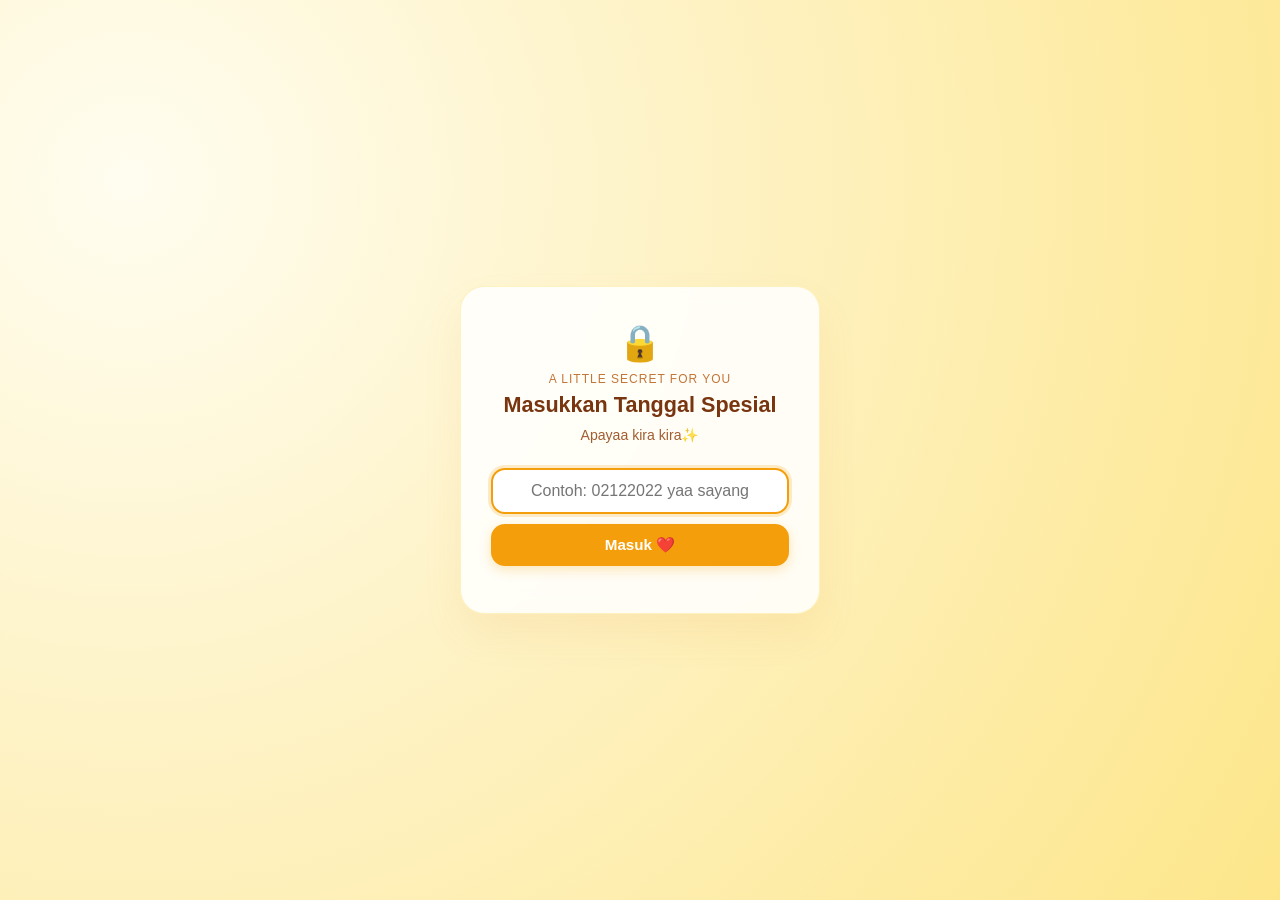
<file: index.html>
<!DOCTYPE html>
<html lang="id">
<head>
    <meta charset="UTF-8">
    <meta name="viewport" content="width=device-width, initial-scale=1.0">

    <title>Our Little World 💛</title>

    <link rel="stylesheet" href="style.css">
</head>

<body>

    <!-- LOCK SCREEN / OVERLAY SANDI -->
    <div id="password-overlay">
      <div class="password-card">
        <div class="lock-icon">🔒</div>
        <span class="subtitle-tag">A little secret for you</span>
        <h2>Masukkan Tanggal Spesial</h2>
        <p>Apayaa kira kira✨</p>
        
        <div class="input-wrapper">
          <input type="password" id="passInput" placeholder="Contoh: 02122022 yaa sayang" maxlength="8" autofocus>
          <button onclick="checkPassword()">Masuk ❤️</button>
        </div>
        
        <p id="error-msg" class="error-msg"></p>
      </div>
    </div>

    <!-- FLOATING DECORATION -->
    <div class="floating-decor decor-1">🌼</div>
    <div class="floating-decor decor-2">✦</div>
    <div class="floating-decor decor-3">♡</div>
    <div class="floating-decor decor-4">🌼</div>

    <div class="floating-fish fish-1">🐟</div>
    <div class="floating-fish fish-2">🐟</div>

    <!-- DEKORASI -->
    <div class="flower flower-1">🌼</div>
    <div class="flower flower-2">🌼</div>

    <div class="fish fish-1">🐟</div>
    <div class="fish fish-2">🐠</div>

    <!-- HOME -->
    <main class="home">

        <div class="home-content">

            <p class="welcome">
                A little website made specially for you
            </p>

            <h1>
                Hi,<br>
                <span>Shafaaa.</span> 🌼
            </h1>

            <p class="intro">
                Aku bikin sebuah tempat kecil
                yang isinya tentang kamu,
                tentang kita, dan tentang
                hal-hal kecil yang aku suka dari kamu.
            </p>

            <!-- COUNTER WAKTU JADIAN -->
            <div class="relationship-counter">
                <span class="counter-title">Kita udah bareng-bareng selama</span>
                <div class="counter-grid">
                    <div class="counter-box">
                        <span id="counter-days">0</span>
                        <p>Hari</p>
                    </div>
                    <div class="counter-box">
                        <span id="counter-hours">00</span>
                        <p>Jam</p>
                    </div>
                    <div class="counter-box">
                        <span id="counter-minutes">00</span>
                        <p>Menit</p>
                    </div>
                    <div class="counter-box">
                        <span id="counter-seconds">00</span>
                        <p>Detik</p>
                    </div>
                </div>
            </div>

            <a href="about.html" class="open-button">
                Open My Little World
                <span>♡</span>
            </a>

        </div>

    </main>

    <!-- FOOTER -->
    <div class="home-footer">
        made with love ♡
    </div>

    <script src="script.js"></script>

</body>
</html>
</file>
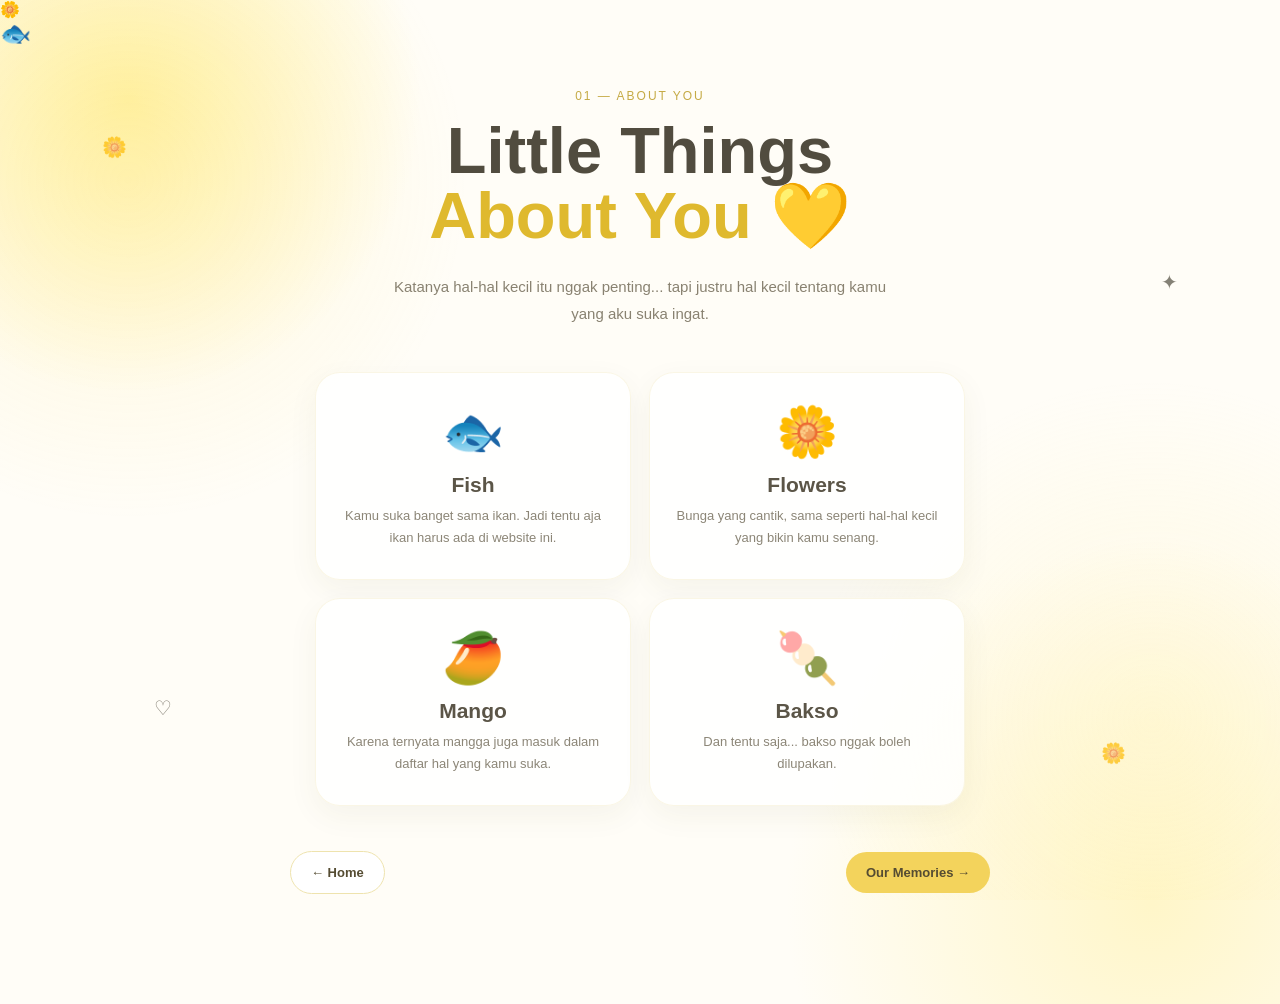
<file: about.html>
<!DOCTYPE html>
<html lang="id">
<head>
    <meta charset="UTF-8">
    <meta name="viewport" content="width=device-width, initial-scale=1.0">

    <title>About You 🌼</title>

    <link rel="stylesheet" href="style.css">
</head>

<body class="inner-page">

    <!-- FLOATING DECORATION -->

<div class="floating-decor decor-1">🌼</div>
<div class="floating-decor decor-2">✦</div>
<div class="floating-decor decor-3">♡</div>
<div class="floating-decor decor-4">🌼</div>

<div class="floating-fish fish-1">🐟</div>
<div class="floating-fish fish-2">🐟</div>
    <!-- Dekorasi -->
    <div class="floating-flower">🌼</div>
    <div class="floating-fish">🐟</div>


    <main class="about-page">

        <p class="page-label">01 — ABOUT YOU</p>

        <h1>
            Little Things<br>
            <span>About You</span> 💛
        </h1>

        <p class="page-intro">
            Katanya hal-hal kecil itu nggak penting...
            tapi justru hal kecil tentang kamu
            yang aku suka ingat.
        </p>


        <!-- CARDS -->

        <div class="love-grid">

            <div class="love-card fish-card">
                <div class="emoji">🐟</div>

                <h2>Fish</h2>

                <p>
                    Kamu suka banget sama ikan.
                    Jadi tentu aja ikan harus ada
                    di website ini.
                </p>
            </div>


            <div class="love-card flower-card">
                <div class="emoji">🌼</div>

                <h2>Flowers</h2>

                <p>
                    Bunga yang cantik,
                    sama seperti hal-hal kecil
                    yang bikin kamu senang.
                </p>
            </div>


            <div class="love-card mango-card">
                <div class="emoji">🥭</div>

                <h2>Mango</h2>

                <p>
                    Karena ternyata mangga
                    juga masuk dalam daftar
                    hal yang kamu suka.
                </p>
            </div>


            <div class="love-card bakso-card">
                <div class="emoji">🍡</div>

                <h2>Bakso</h2>

                <p>
                    Dan tentu saja...
                    bakso nggak boleh
                    dilupakan.
                </p>
            </div>

        </div>


        <!-- NEXT -->

        <div class="page-navigation">

            <a href="index.html" class="nav-button back">
                ← Home
            </a>

            <a href="memories.html" class="nav-button">
                Our Memories →
            </a>

        </div>

    </main>


    <script src="script.js"></script>

</body>
</html>
</file>
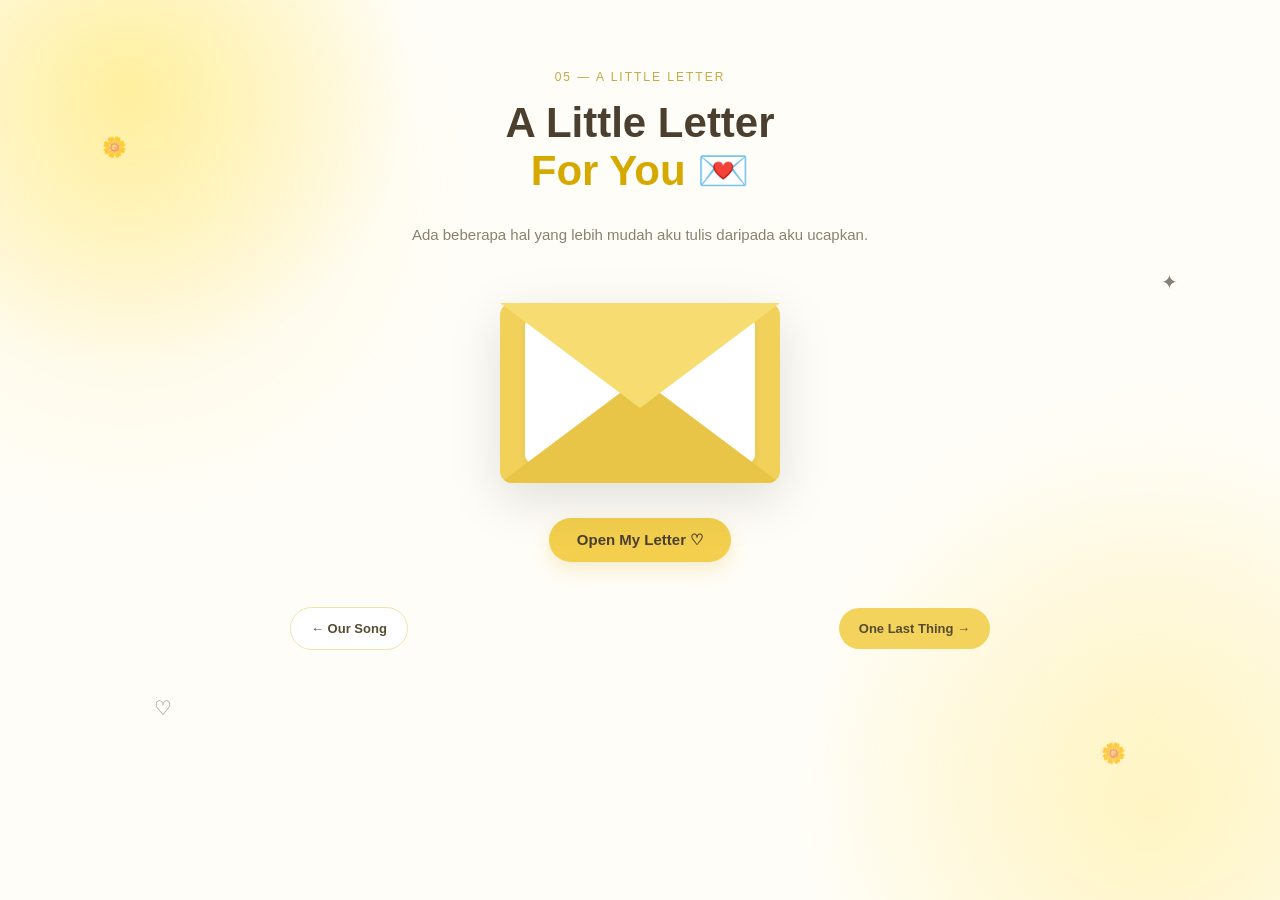
<file: letter.html>
<!DOCTYPE html>
<html lang="id">
<head>
    <meta charset="UTF-8">
    <meta name="viewport" content="width=device-width, initial-scale=1.0">

    <title>My Letter 💌</title>

    <link rel="stylesheet" href="style.css">
</head>

<body class="inner-page">

    <!-- FLOATING DECORATION -->

<div class="floating-decor decor-1">🌼</div>
<div class="floating-decor decor-2">✦</div>
<div class="floating-decor decor-3">♡</div>
<div class="floating-decor decor-4">🌼</div>

<div class="floating-fish fish-1">🐟</div>
<div class="floating-fish fish-2">🐟</div>

    <main class="letter-page">

        <p class="page-label">05 — A LITTLE LETTER</p>

        <h1>
            A Little Letter
            <span>For You 💌</span>
        </h1>

        <p class="page-intro">
            Ada beberapa hal yang lebih mudah aku tulis
            daripada aku ucapkan.
        </p>


        <!-- AMplop -->
        <div class="envelope-area">

            <div id="envelope" class="envelope">

                <div class="envelope-back"></div>

                <div class="letter-paper">
                    <span>💛</span>
                </div>

                <div class="envelope-front"></div>

                <div class="envelope-flap"></div>

            </div>

            <button
                id="openLetterButton"
                class="open-letter-button"
                onclick="openLetter()">
                Open My Letter ♡
            </button>

        </div>


        <!-- ISI SURAT -->
        <div id="letterContent" class="letter-content">

            <p>Hai kamu, pacar aku</p>

            <p>
                Aku bikin website kecil ini sebagai hadiah kecil buat kamu walau engga seberapa ehhehe semoga kamu suka sayang
            </p>

            <p>
                Mungkin ada beberapa hal yang nggak selalu bisa
                aku sampaikan secara langsung, jadi kali ini
                aku tulis semuanya di sini.
            </p>

            <p>
                Terima kasih sudah menjadi bagian dari banyak
                cerita kecil yang akhirnya jadi sesuatu yang
                berarti buat aku. Makasi udah selalu sabar buat segala kekurangan aku yang ga sedikit ini makasi udah stay juga 
                aku sayang kamu semoga kedepannya kita bisa selalu bersama trus walau gatauu ada badai apa yang nantinya 
                menerjang kita berdua tapi aku ga bosen bosen bilang ke kamu kalo kamu punya aku yang mungkin bisa 
                diandelin dikala tertentu jadi jangan sungkan ke aku ya bebeee. Aku sayang kamu banget, semoga jalan kamu selalu 
                dipermudah sayang sehat selalu bebee ilysm. Dan maaf bikin hati kamu sakit tanpa aku sadari aku engga ada niatan buat 
                kaya gitu sama sekali, maaf. I miss u bebee
            </p>

            <p>
                Semoga ke depannya masih banyak cerita,
                tawa, dan momen kecil yang bisa kita tambahkan
                ke halaman-halaman berikutnya.
            </p>

            <p>
                Dan kalo suatu hari nanti kamu buka website ini lagi,
                semoga kamu bisa senyum sambil mengingat semuanya. Aku bangga banget sama kamu sayang kamu cantik, kuat, tangguh ilysm my bebe
            </p>

            <p class="signature">
                — dari aku, untuk kamu ♡
            </p>

        </div>


        <!-- NAVIGASI -->
        <div class="page-navigation">

            <a href="music.html" class="nav-button back">
                ← Our Song
            </a>

            <a href="surprise.html" class="nav-button">
                One Last Thing →
            </a>

        </div>

    </main>


    <script src="script.js"></script>

</body>
</html>
</file>
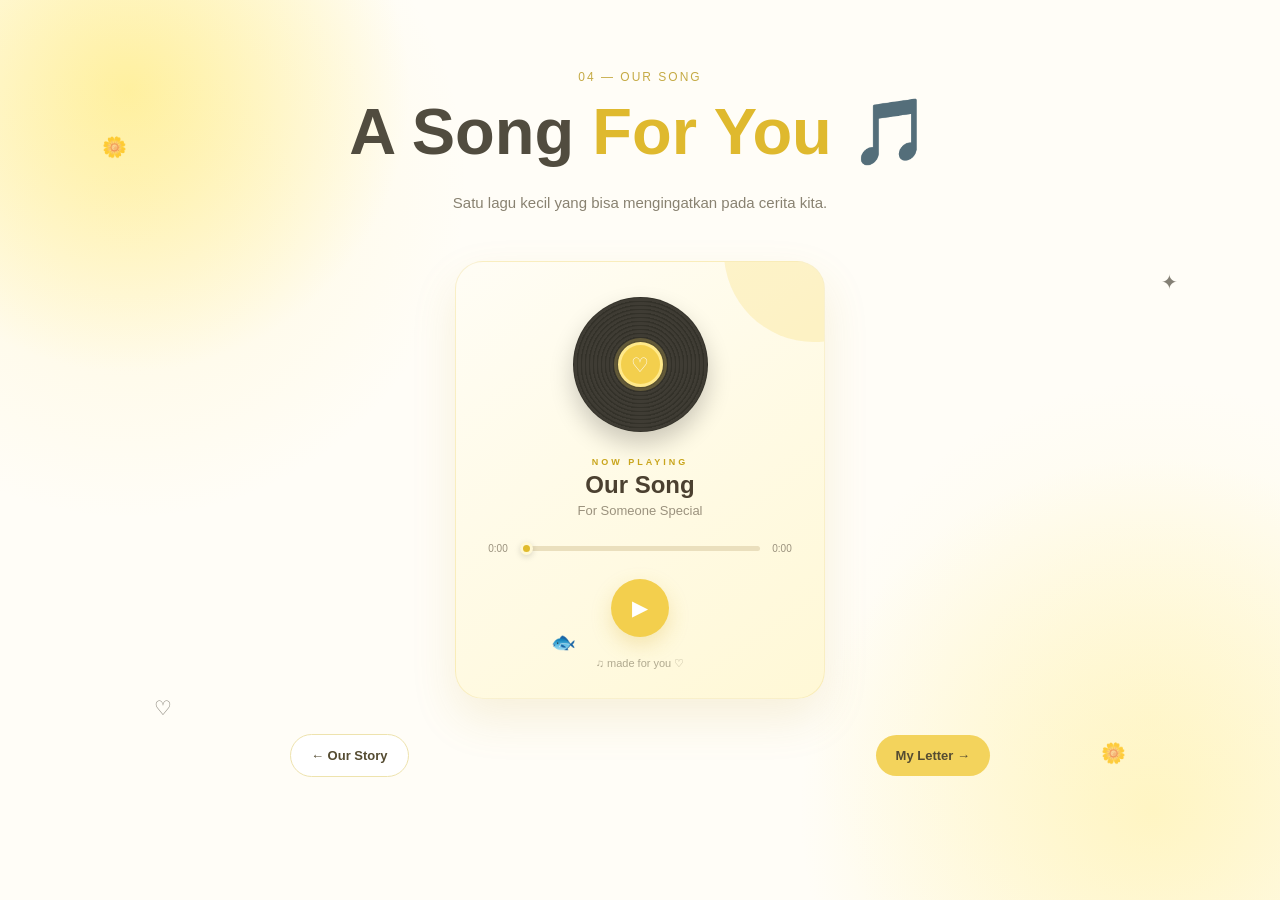
<file: music.html>
<!DOCTYPE html>
<html lang="id">

<head>
    <meta charset="UTF-8">
    <meta name="viewport" content="width=device-width, initial-scale=1.0">

    <title>Our Song 🎵</title>

    <link rel="stylesheet" href="style.css">
</head>

<body class="inner-page music-page page-transition">

    <!-- DECORATION -->

    <div class="floating-decor decor-1">🌼</div>
    <div class="floating-decor decor-2">✦</div>
    <div class="floating-decor decor-3">♡</div>
    <div class="floating-decor decor-4">🌼</div>

    <div class="floating-fish fish-1">🐟</div>
    <div class="floating-fish fish-2">🐟</div>


    <main class="music-page-content">

        <p class="page-label">04 — OUR SONG</p>

        <h1>
            A Song
            <span>For You 🎵</span>
        </h1>

        <p class="page-intro">
            Satu lagu kecil yang bisa mengingatkan
            pada cerita kita.
        </p>


        <!-- MUSIC PLAYER -->

        <div class="music-player">

            <div class="vinyl-container">

                <div class="vinyl" id="vinyl">

                    <div class="vinyl-center">
                        ♡
                    </div>

                </div>

            </div>


            <p class="now-playing">
                NOW PLAYING
            </p>


            <h2>
                Our Song
            </h2>


            <p class="song-artist">
                For Someone Special
            </p>


            <!-- AUDIO -->

            <audio id="audio">
    <source src="music/our-song.mp3" type="audio/mpeg">
</audio>


            <!-- PROGRESS -->

            <div class="music-progress">

                <span id="currentTime">
                    0:00
                </span>

                <input
                    type="range"
                    id="progress"
                    value="0"
                    min="0"
                    max="100"
                    step="0.1">

                <span id="duration">
                    0:00
                </span>

            </div>


            <!-- PLAY -->

            <button
                class="play-button"
                id="playButton"
                type="button">

                ▶

            </button>


            <p class="music-footer">
                ♫ made for you ♡
            </p>

        </div>


        <!-- NAVIGASI -->
        <!-- DI LUAR MUSIC PLAYER -->

        <div class="music-navigation">

            <a
                href="story.html"
                class="nav-button back">

                ← Our Story

            </a>


            <a
                href="letter.html"
                class="nav-button">

                My Letter →

            </a>

        </div>

    </main>





    <script src="script.js"></script>

</body>

</html>
</file>
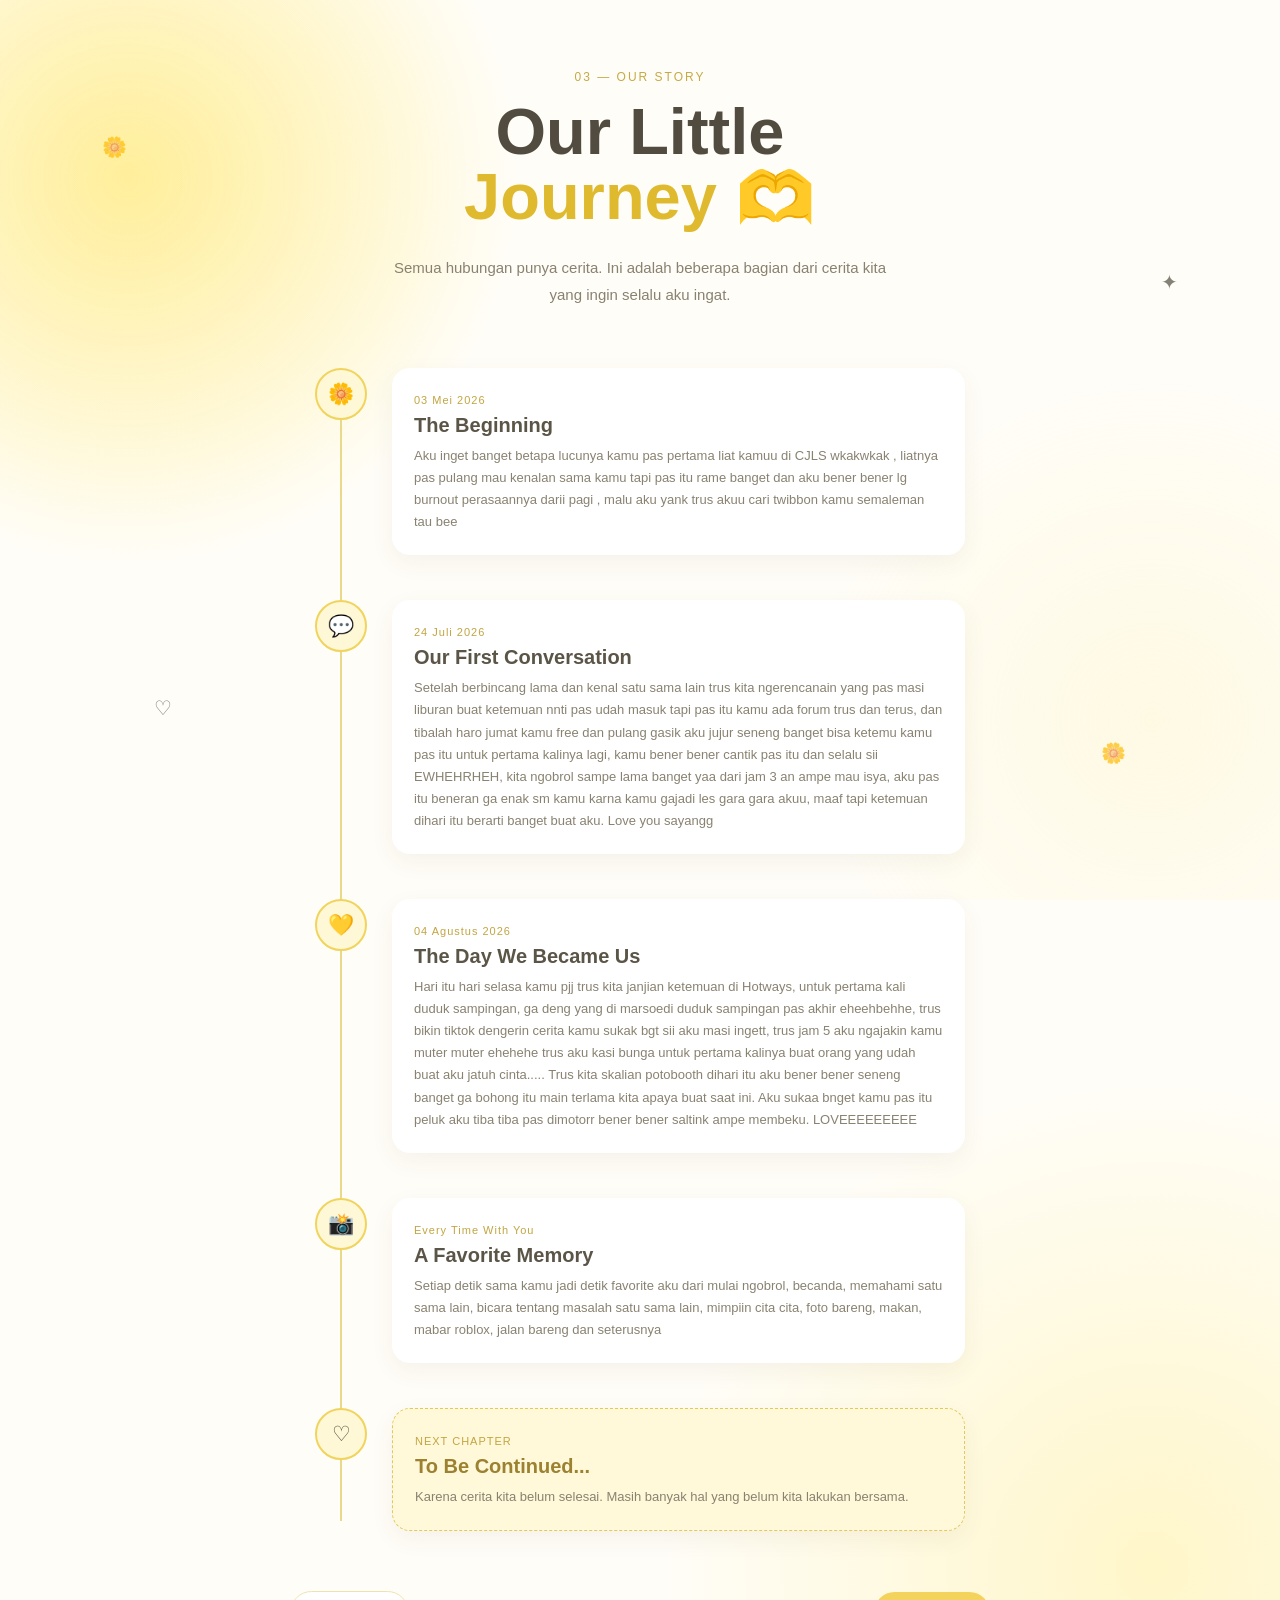
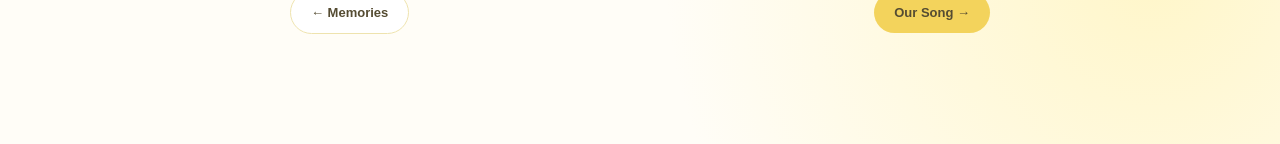
<file: story.html>
<!DOCTYPE html>
<html lang="id">
<head>
    <meta charset="UTF-8">
    <meta name="viewport" content="width=device-width, initial-scale=1.0">

    <title>Our Story 🫶</title>

    <link rel="stylesheet" href="style.css">
</head>

<body class="inner-page">

    <!-- FLOATING DECORATION -->

<div class="floating-decor decor-1">🌼</div>
<div class="floating-decor decor-2">✦</div>
<div class="floating-decor decor-3">♡</div>
<div class="floating-decor decor-4">🌼</div>

<div class="floating-fish fish-1">🐟</div>
<div class="floating-fish fish-2">🐟</div>

    <main class="story-page">

        <p class="page-label">03 — OUR STORY</p>

        <h1>
            Our Little<br>
            <span>Journey</span> 🫶
        </h1>

        <p class="page-intro">
            Semua hubungan punya cerita.
            Ini adalah beberapa bagian dari cerita kita
            yang ingin selalu aku ingat.
        </p>


        <!-- TIMELINE -->

        <div class="timeline">


            <!-- MOMENT 1 -->

            <div class="timeline-item">

                <div class="timeline-dot">
                    🌼
                </div>

                <div class="timeline-content">

                    <span class="timeline-date">
                        03 Mei 2026
                    </span>

                    <h2>The Beginning</h2>

                    <p>
                        Aku inget banget betapa lucunya kamu pas pertama liat kamuu di CJLS wkakwkak
                        , liatnya pas pulang mau kenalan sama kamu tapi pas itu rame banget dan aku bener bener lg burnout perasaannya darii pagi
                        , malu aku yank 
                        trus akuu cari twibbon kamu semaleman tau bee
                    </p>

                </div>

            </div>


            <!-- MOMENT 2 -->

            <div class="timeline-item">

                <div class="timeline-dot">
                    💬
                </div>

                <div class="timeline-content">

                    <span class="timeline-date">
                        24 Juli 2026
                    </span>

                    <h2>Our First Conversation</h2>

                    <p>
                        Setelah berbincang lama dan kenal satu sama lain trus kita ngerencanain yang pas masi liburan buat ketemuan nnti pas udah masuk tapi pas itu kamu ada forum trus dan terus, dan tibalah haro jumat kamu free dan pulang gasik aku jujur seneng banget bisa ketemu kamu pas itu untuk pertama kalinya lagi, kamu bener bener cantik pas itu dan selalu sii EWHEHRHEH, kita ngobrol sampe lama banget yaa dari jam 3 an ampe mau isya, aku pas itu beneran ga enak sm kamu karna kamu gajadi les gara gara akuu, maaf tapi ketemuan dihari itu berarti banget buat aku. Love you sayangg
                    </p>

                </div>

            </div>


            <!-- MOMENT 3 -->

            <div class="timeline-item">

                <div class="timeline-dot">
                    💛
                </div>

                <div class="timeline-content">

                    <span class="timeline-date">
                        04 Agustus 2026
                    </span>

                    <h2>The Day We Became Us</h2>

                    <p>
                        Hari itu hari selasa kamu pjj trus kita janjian ketemuan di Hotways, untuk pertama kali duduk
                        sampingan, ga deng yang di marsoedi duduk sampingan pas akhir eheehbehhe, trus bikin tiktok dengerin
                        cerita kamu sukak bgt sii aku masi ingett, trus jam 5 aku ngajakin kamu muter muter ehehehe trus aku kasi
                        bunga untuk pertama kalinya buat orang yang udah buat aku jatuh cinta..... Trus kita skalian potobooth dihari itu aku 
                        bener bener seneng banget ga bohong itu main terlama kita apaya buat saat ini. Aku sukaa bnget kamu pas itu peluk aku 
                        tiba tiba pas dimotorr bener bener saltink ampe membeku. LOVEEEEEEEEE
                    </p>

                </div>

            </div>


            <!-- MOMENT 4 -->

            <div class="timeline-item">

                <div class="timeline-dot">
                    📸
                </div>

                <div class="timeline-content">

                    <span class="timeline-date">
                        Every Time With You
                    </span>

                    <h2>A Favorite Memory</h2>

                    <p>
                        Setiap detik sama kamu jadi detik favorite aku dari mulai ngobrol, becanda, memahami satu sama lain, 
                        bicara tentang masalah satu sama lain, mimpiin cita cita, foto bareng, makan, mabar roblox, jalan bareng dan seterusnya
                    </p>

                </div>

            </div>


            <!-- FUTURE -->

            <div class="timeline-item">

                <div class="timeline-dot">
                    ♡
                </div>

                <div class="timeline-content future">

                    <span class="timeline-date">
                        NEXT CHAPTER
                    </span>

                    <h2>To Be Continued...</h2>

                    <p>
                        Karena cerita kita belum selesai.
                        Masih banyak hal yang belum kita
                        lakukan bersama.
                    </p>

                </div>

            </div>

        </div>


        <!-- NAVIGATION -->

        <div class="page-navigation">

            <a href="memories.html" class="nav-button back">
                ← Memories
            </a>

            <a href="music.html" class="nav-button">
                Our Song →
            </a>

        </div>

    </main>


    <script src="script.js"></script>

</body>
</html>
</file>
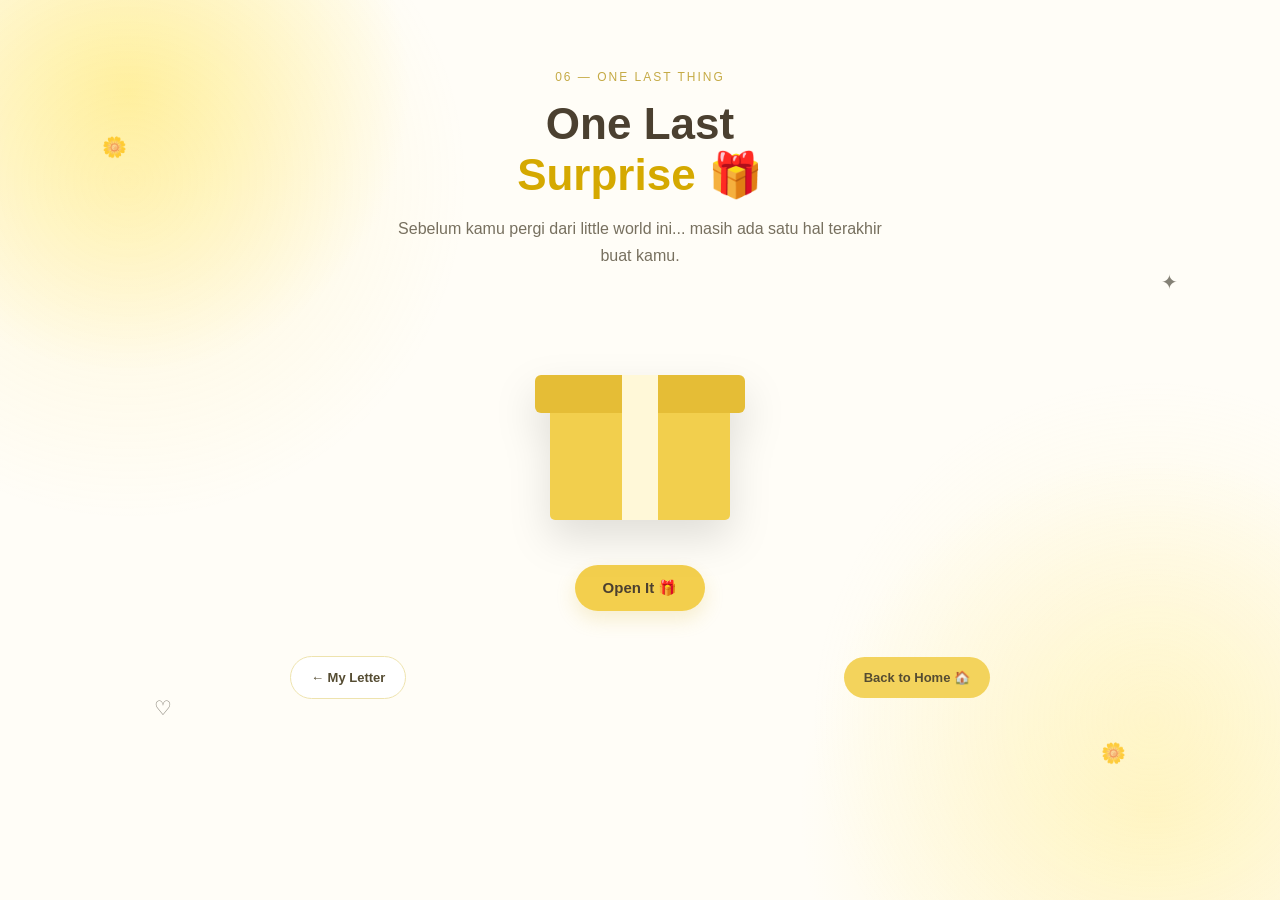
<file: surprise.html>
<!DOCTYPE html>
<html lang="id">

<head>
    <meta charset="UTF-8">
    <meta name="viewport" content="width=device-width, initial-scale=1.0">

    <title>One Last Surprise 🎁</title>

    <link rel="stylesheet" href="style.css">
</head>

<body class="inner-page">

    <!-- FLOATING DECORATION -->
    <div class="floating-decor decor-1">🌼</div>
    <div class="floating-decor decor-2">✦</div>
    <div class="floating-decor decor-3">♡</div>
    <div class="floating-decor decor-4">🌼</div>

    <div class="floating-fish fish-1">🐟</div>
    <div class="floating-fish fish-2">🐟</div>

    <!-- WADAH UNTUK LEDAKAN BUNGA (FLOWER BOOM) -->
    <div id="flowerExplosion"></div>

    <main class="surprise-page">

        

        <p class="page-label">06 — ONE LAST THING</p>

        <h1>
            One Last
            <span>Surprise 🎁</span>
        </h1>

        <p class="surprise-intro">
            Sebelum kamu pergi dari little world ini...
            masih ada satu hal terakhir buat kamu.
        </p>

        <!-- GIFT -->
        <div class="gift-area">

            <div id="gift" class="gift">
                <div class="gift-lid">
                    <div class="gift-ribbon-horizontal"></div>
                </div>
                <div class="gift-box">
                    <div class="gift-ribbon-vertical"></div>
                </div>
            </div>

            <button
                id="openGiftButton"
                class="open-gift-button"
                onclick="openGift()">
                Open It 🎁
            </button>

        </div>
                
<!-- PESAN TERAKHIR (CARD SHAPE) -->
<div id="finalMessage" class="final-message card-hidden">
    <div class="card-shape">
        <div class="final-icon">🌼</div>

        <h2>For You</h2>

        <p>
            Kalo kamu sampai di halaman ini,
            berarti kamu sudah melihat semua bagian
            kecil yang aku buat khusus untuk kamu.
        </p>

        <p>
            Aku harap kamu suka dengan little world
            sederhana ini.
        </p>

        <p>
            Semoga semua hal kecil yang ada di sini
            bisa jadi kenangan yang menyenangkan
            buat kita.
        </p>

        <div class="final-heart">♡</div>

        <p class="final-signature">
            Welcome to our little world.
        </p>
    </div>
</div>
        <!-- NAVIGASI -->
        <div class="page-navigation surprise-navigation">
            <a href="letter.html" class="nav-button back">
                ← My Letter
            </a>

            <a href="index.html" class="nav-button">
                Back to Home 🏠
            </a>
        </div>

        
    </main>

    <script src="script.js"></script>

</body>

</html>
</file>
<file: style.css>
/* =========================
   RESET
========================= */

* {
    margin: 0;
    padding: 0;
    box-sizing: border-box;
}

html {
    scroll-behavior: smooth;
}

body {
    font-family: Arial, sans-serif;
    background: #fffdf7;
    color: #514c3f;
    overflow-x: hidden;
}


/* =========================
   PAGE TRANSITION
========================= */

body.page-transition {
    opacity: 0;
}

body.page-transition.page-loaded {
    animation: pageEnter 0.65s ease forwards;
}

body.page-leaving {
    animation: pageLeave 0.35s ease forwards;
}

@keyframes pageEnter {
    from {
        opacity: 0;
        transform: translateY(18px);
    }

    to {
        opacity: 1;
        transform: translateY(0);
    }
}

@keyframes pageLeave {
    from {
        opacity: 1;
        transform: translateY(0);
    }

    to {
        opacity: 0;
        transform: translateY(-12px);
    }
}


/* =========================
   HOME
========================= */

.home {
    min-height: 100vh;
    display: flex;
    justify-content: center;
    align-items: center;
    text-align: center;
    padding: 30px;
    position: relative;

    background:
        radial-gradient(
            circle at 20% 20%,
            #fff2a8 0,
            transparent 20%
        ),
        radial-gradient(
            circle at 80% 80%,
            #fff5bd 0,
            transparent 25%
        ),
        #fffdf7;
}

.home-content {
    max-width: 500px;
    animation: fadeUp 1.2s ease;
}

.welcome {
    font-size: 13px;
    letter-spacing: 2px;
    color: #aaa078;
    margin-bottom: 20px;
}

.home h1 {
    font-size: clamp(48px, 13vw, 80px);
    line-height: 0.95;
    font-weight: 700;
    color: #514c3f;
    margin-bottom: 25px;
}

.home h1 span {
    color: #e3bd32;
}

.intro {
    max-width: 400px;
    margin: auto;
    font-size: 15px;
    line-height: 1.8;
    color: #898271;
}
/* =========================
   RELATIONSHIP COUNTER
========================= */

.relationship-counter {
    margin: 30px auto 10px;
    padding: 20px 15px;
    background: rgba(255, 255, 255, 0.75);
    backdrop-filter: blur(8px);
    -webkit-backdrop-filter: blur(8px);
    border-radius: 20px;
    border: 1px solid rgba(226, 198, 88, 0.3);
    box-shadow: 0 8px 25px rgba(214, 183, 67, 0.12);
    max-width: 420px;
}

.counter-title {
    display: block;
    font-size: 11px;
    letter-spacing: 1.5px;
    text-transform: uppercase;
    color: #a39564;
    margin-bottom: 15px;
    font-weight: 600;
}

.counter-grid {
    display: grid;
    grid-template-columns: repeat(4, 1fr);
    gap: 10px;
}

.counter-box {
    background: #fffdf5;
    padding: 10px 5px;
    border-radius: 14px;
    border: 1px solid rgba(240, 212, 94, 0.25);
    box-shadow: 0 4px 12px rgba(80, 70, 40, 0.03);
}

.counter-box span {
    font-size: 22px;
    font-weight: 700;
    color: #e3bd32;
    display: block;
    line-height: 1.1;
}

.counter-box p {
    font-size: 10px;
    color: #8c8677;
    margin-top: 4px;
    text-transform: uppercase;
    letter-spacing: 0.5px;
}

@media (max-width: 600px) {
    .counter-box span {
        font-size: 18px;
    }
    .counter-box p {
        font-size: 9px;
    }
}

/* =========================
   BUTTON
========================= */

.open-button {
    display: inline-flex;
    align-items: center;
    gap: 10px;
    margin-top: 35px;
    padding: 15px 24px;
    border-radius: 50px;
    background: #f4d45d;
    color: #554c32;
    text-decoration: none;
    font-size: 14px;
    font-weight: 600;
    box-shadow:
        0 10px 25px rgba(214, 183, 67, 0.2);
    transition: 0.3s;
}

.open-button:hover {
    transform: translateY(-4px);
}

.open-button span {
    font-size: 20px;
}


/* =========================
   FISH
========================= */

.fish {
    position: absolute;
    font-size: 40px;
    opacity: 0.7;
}

.fish-1 {
    top: 25%;
    left: 8%;
    animation: swim 5s infinite ease-in-out;
}

.fish-2 {
    bottom: 20%;
    right: 8%;
    font-size: 32px;
    animation: swimReverse 6s infinite ease-in-out;
}


/* =========================
   FLOWERS
========================= */

.flower {
    position: absolute;
    font-size: 35px;
    opacity: 0.6;
}

.flower-1 {
    top: 12%;
    right: 15%;
    transform: rotate(15deg);
}

.flower-2 {
    bottom: 12%;
    left: 15%;
    transform: rotate(-15deg);
}


/* =========================
   FOOTER
========================= */

.home-footer {
    position: fixed;
    bottom: 20px;
    width: 100%;
    text-align: center;
    font-size: 11px;
    color: #b4ae9e;
}


/* =========================
   ANIMATIONS
========================= */

@keyframes fadeUp {
    from {
        opacity: 0;
        transform: translateY(30px);
    }

    to {
        opacity: 1;
        transform: translateY(0);
    }
}

@keyframes swim {
    0% {
        transform: translateX(0) rotate(-5deg);
    }

    50% {
        transform: translateX(35px) rotate(5deg);
    }

    100% {
        transform: translateX(0) rotate(-5deg);
    }
}

@keyframes swimReverse {
    0% {
        transform: translateX(0) rotate(5deg);
    }

    50% {
        transform: translateX(-35px) rotate(-5deg);
    }

    100% {
        transform: translateX(0) rotate(5deg);
    }
}


/* =========================
   INNER PAGE
========================= */

.inner-page {
    min-height: 100vh;

    background:
        radial-gradient(
            circle at 10% 10%,
            #fff2a8,
            transparent 20%
        ),
        radial-gradient(
            circle at 90% 90%,
            #fff6c9,
            transparent 25%
        ),
        #fffdf7;

    overflow-x: hidden;
}


/* =========================
   COMMON PAGE
========================= */

.about-page,
.memories-page,
.story-page,
.music-page,
.letter-page,
.surprise-page {
    margin: auto;
    text-align: center;
    animation: fadeUp 0.8s ease;
}

.about-page {
    max-width: 900px;
    padding: 70px 25px 50px;
}

.memories-page {
    max-width: 950px;
    padding: 70px 25px 50px;
}

.story-page {
    max-width: 850px;
    padding: 70px 25px 50px;
}

.page-label {
    font-size: 12px;
    letter-spacing: 2px;
    color: #c5aa45;
    margin-bottom: 15px;
}

.about-page h1,
.memories-page h1,
.story-page h1,
.music-page h1 {
    font-size: clamp(38px, 9vw, 65px);
    line-height: 1;
    color: #514c3f;
}

.about-page h1 span,
.memories-page h1 span,
.story-page h1 span,
.music-page h1 span {
    color: #dfb92e;
}

.page-intro {
    max-width: 500px;
    margin: 25px auto 45px;
    color: #898271;
    font-size: 15px;
    line-height: 1.8;
}


/* =========================
   LOVE CARDS
========================= */

.love-grid {
    display: grid;
    grid-template-columns: repeat(2, 1fr);
    gap: 18px;
    max-width: 650px;
    margin: auto;
}

.love-card {
    background: rgba(255,255,255,0.85);
    padding: 30px 22px;
    border-radius: 25px;
    border: 1px solid rgba(220,195,90,0.15);
    box-shadow:
        0 10px 30px rgba(90,80,40,0.06);
    transition: 0.35s;
}

.love-card:hover {
    transform: translateY(-7px) rotate(1deg);
}

.emoji {
    font-size: 50px;
    margin-bottom: 12px;
}

.love-card h2 {
    font-size: 21px;
    margin-bottom: 8px;
    color: #5b5547;
}

.love-card p {
    font-size: 13px;
    line-height: 1.7;
    color: #8c8677;
}


/* =========================
   FLOATING DECOR
========================= */

.floating-decor {
    position: fixed;
    pointer-events: none;
    z-index: 0;
    font-size: 20px;
    opacity: 0.7;
    animation: floating 5s ease-in-out infinite;
}

.decor-1 {
    top: 15%;
    left: 8%;
}

.decor-2 {
    top: 30%;
    right: 8%;
    animation-delay: 1s;
}

.decor-3 {
    bottom: 20%;
    left: 12%;
    animation-delay: 2s;
}

.decor-4 {
    bottom: 15%;
    right: 12%;
    animation-delay: 3s;
}

@keyframes floating {
    0%, 100% {
        transform: translateY(0) rotate(0deg);
    }

    50% {
        transform: translateY(-15px) rotate(5deg);
    }
}


/* =========================
   FLOATING FISH
========================= */

.floating-fish {
    position: fixed;
    font-size: 25px;
    pointer-events: none;
    z-index: 5;
    animation: fishSwim 14s linear infinite;
}

.fish-1 {
    top: 25%;
    left: -50px;
}

.fish-2 {
    top: 70%;
    left: -50px;
    animation-delay: 7s;
    font-size: 20px;
}

@keyframes fishSwim {
    0% {
        transform:
            translateX(0)
            scaleX(1);
    }

    48% {
        transform:
            translateX(calc(100vw + 100px))
            scaleX(1);
    }

    50% {
        transform:
            translateX(calc(100vw + 100px))
            scaleX(-1);
    }

    98% {
        transform:
            translateX(0)
            scaleX(-1);
    }

    100% {
        transform:
            translateX(0)
            scaleX(1);
    }
}


/* =========================
   NAVIGATION
========================= */

.page-navigation,
.music-navigation {
    width: 100%;
    max-width: 700px;
    margin: 45px auto 60px;

    display: flex;
    justify-content: space-between;
    align-items: center;

    gap: 15px;
}

.nav-button {
    display: inline-block;
    padding: 13px 20px;
    border-radius: 30px;
    background: #f3d35c;
    color: #554c32;
    text-decoration: none;
    font-size: 13px;
    font-weight: 600;
    transition: 0.3s;
}

.nav-button:hover {
    transform: translateY(-3px);
}

.nav-button.back {
    background: white;
    border: 1px solid #eee3ae;
}


/* =========================
   MEMORIES
========================= */

.gallery {
    max-width: 750px;
    margin: 50px auto;
    display: grid;
    grid-template-columns: 1fr 1fr;
    gap: 25px;
}

.memory-photo {
    background: white;
    padding: 10px 10px 15px;
    border-radius: 18px;
    box-shadow:
        0 10px 30px rgba(80,70,40,0.08);
    cursor: pointer;
    transition: 0.35s;
}

.memory-photo:nth-child(1) {
    transform: rotate(-2deg);
}

.memory-photo:nth-child(2) {
    transform: rotate(2deg);
}

.memory-photo:nth-child(3) {
    transform: rotate(1deg);
}

.memory-photo:nth-child(4) {
    transform: rotate(-2deg);
}

.memory-photo:hover {
    transform:
        translateY(-8px)
        rotate(0deg)
        scale(1.02);
}

.memory-photo img {
    width: 100%;
    height: 260px;
    object-fit: cover;
    border-radius: 12px;
    display: block;
}

.photo-info {
    display: flex;
    align-items: center;
    gap: 10px;
    padding: 12px 5px 0;
    text-align: left;
}

.photo-info span {
    font-size: 11px;
    color: #c5aa45;
}

.photo-info p {
    font-size: 13px;
    color: #686152;
}


/* =========================
   PHOTO MODAL
========================= */

.photo-modal {
    position: fixed;
    inset: 0;
    z-index: 100;
    display: none;
    flex-direction: column;
    justify-content: center;
    align-items: center;
    padding: 25px;
    background: rgba(50,47,38,0.92);
}

.photo-modal.show {
    display: flex;
}

.photo-modal img {
    max-width: 90%;
    max-height: 70vh;
    object-fit: contain;
    border-radius: 15px;
}

.photo-modal h2 {
    color: white;
    font-size: 18px;
    margin-top: 20px;
    font-weight: 500;
}

.close-modal {
    position: absolute;
    top: 20px;
    right: 25px;
    background: white;
    color: #555;
    width: 42px;
    height: 42px;
    padding: 0;
    border-radius: 50%;
    border: none;
    font-size: 25px;
    cursor: pointer;
}


/* =========================
   STORY
========================= */

.timeline {
    max-width: 650px;
    margin: 60px auto;
    position: relative;
    text-align: left;
}

.timeline::before {
    content: "";
    position: absolute;
    left: 25px;
    top: 10px;
    bottom: 10px;
    width: 2px;
    background: #ead98a;
}

.timeline-item {
    display: flex;
    gap: 25px;
    position: relative;
    margin-bottom: 45px;
}

.timeline-dot {
    width: 52px;
    height: 52px;
    min-width: 52px;
    border-radius: 50%;
    background: #fff8d6;
    border: 2px solid #f0d45e;
    display: flex;
    align-items: center;
    justify-content: center;
    font-size: 21px;
    z-index: 2;
}

.timeline-content {
    flex: 1;
    background: white;
    padding: 22px;
    border-radius: 18px;
    box-shadow:
        0 8px 25px rgba(80,70,40,0.06);
    transition: 0.3s;
}

.timeline-content:hover {
    transform: translateX(5px);
}

.timeline-date {
    font-size: 11px;
    letter-spacing: 1px;
    color: #c2a542;
}

.timeline-content h2 {
    font-size: 20px;
    margin: 6px 0 8px;
    color: #5b5547;
}

.timeline-content p {
    font-size: 13px;
    line-height: 1.7;
    color: #898271;
}

.timeline-content.future {
    background: #fff8d9;
    border: 1px dashed #e1c95e;
}

.timeline-content.future h2 {
    color: #9c8130;
}


/* ==================================================
   MUSIC PAGE — CLEAN VERSION
================================================== */

.music-page-content {
    width: 100%;
    max-width: 800px;
    margin: auto;
    padding: 70px 25px 20px;
    text-align: center;
}

.music-page-content h1 {
    font-size: clamp(42px, 9vw, 65px);
    line-height: 1;
    color: #514c3f;
}

.music-page-content h1 span {
    color: #dfb92e;
}


/* =========================
   MUSIC PLAYER
========================= */

.music-player {
    width: 100%;
    max-width: 370px;

    margin: 45px auto 0;
    padding: 35px 28px 28px;

    background:
        linear-gradient(
            145deg,
            #fffdf5,
            #fff8d6
        );

    border: 1px solid rgba(220, 183, 45, 0.18);
    border-radius: 28px;

    box-shadow:
        0 20px 45px rgba(190, 155, 35, 0.13);

    text-align: center;

    position: relative;
    overflow: hidden;
}

.music-player::before {
    content: "";

    position: absolute;

    width: 180px;
    height: 180px;

    top: -100px;
    right: -80px;

    background: rgba(246, 214, 91, 0.25);

    border-radius: 50%;

    pointer-events: none;
}


/* =========================
   VINYL
========================= */

.vinyl-container {
    display: flex;
    justify-content: center;
    margin-bottom: 25px;
}

.vinyl {
    width: 135px;
    height: 135px;

    border-radius: 50%;

    background:
        repeating-radial-gradient(
            circle,
            #3f3c34 0px,
            #3f3c34 2px,
            #333129 3px,
            #333129 4px
        );

    box-shadow:
        0 12px 25px rgba(0,0,0,0.2);

    display: flex;
    align-items: center;
    justify-content: center;
}

.vinyl-center {
    width: 45px;
    height: 45px;

    border-radius: 50%;

    background: #f3cf4d;

    display: flex;
    align-items: center;
    justify-content: center;

    color: white;
    font-size: 20px;

    border: 3px solid #ffe98a;

    box-shadow:
        0 0 0 4px rgba(243, 207, 77, 0.2);
}

.vinyl.playing {
    animation:
        vinylSpin 4s linear infinite;
}

@keyframes vinylSpin {
    from {
        transform: rotate(0deg);
    }

    to {
        transform: rotate(360deg);
    }
}


/* =========================
   SONG INFO
========================= */

.now-playing {
    margin: 5px 0 4px;

    font-size: 9px;
    letter-spacing: 3px;
    font-weight: 700;

    color: #c9a51c;
}

.music-player h2 {
    margin: 4px 0;
    font-size: 24px;
    color: #4b4030;
}

.song-artist {
    margin: 0 0 25px;
    font-size: 13px;
    color: #9b927e;
}


/* =========================
   PROGRESS
========================= */

.music-progress {
    width: 100%;

    display: flex;
    align-items: center;

    gap: 8px;
    margin-top: 10px;
}

.music-progress span {
    font-size: 10px;
    color: #9b927e;
    min-width: 28px;
}

#progress {
    flex: 1;

    height: 5px;

    appearance: none;
    -webkit-appearance: none;

    background: #eadfbd;
    border-radius: 10px;

    cursor: pointer;
}

#progress::-webkit-slider-thumb {
    appearance: none;
    -webkit-appearance: none;

    width: 13px;
    height: 13px;

    border-radius: 50%;

    background: #e0bb2d;

    border: 3px solid #fff8d6;

    box-shadow:
        0 2px 6px rgba(0,0,0,0.15);

    cursor: pointer;
}

#progress::-moz-range-thumb {
    width: 13px;
    height: 13px;

    border-radius: 50%;

    background: #e0bb2d;

    border: 3px solid #fff8d6;

    cursor: pointer;
}


/* =========================
   PLAY BUTTON
========================= */

.play-button {
    width: 58px;
    height: 58px;

    margin: 25px auto 0;

    border-radius: 50%;
    border: none;

    background: #f3cf4d;
    color: white;

    font-size: 21px;

    display: flex;
    align-items: center;
    justify-content: center;

    cursor: pointer;

    padding: 0;

    box-shadow:
        0 8px 20px rgba(210, 172, 36, 0.25);

    transition: 0.25s ease;
}

.play-button:hover {
    transform: scale(1.08);
    background: #e8bf32;
}

.play-button:active {
    transform: scale(0.95);
}

.music-footer {
    margin-top: 20px;
    font-size: 11px;
    color: #b0a98f;
}


/* ==================================================
   MUSIC NAVIGATION
   PASTI DI BAWAH PLAYER
================================================== */

.music-navigation {
    width: 100%;
    max-width: 700px;

    margin: 35px auto 60px;

    display: flex;
    justify-content: space-between;
    align-items: center;

    gap: 20px;

    position: relative;
    z-index: 2;
}


/* =========================
   LETTER PAGE
========================= */

.letter-page {
    max-width: 800px;
    margin: auto;
    padding: 70px 25px 50px;
    text-align: center;
    animation: fadeUp 0.8s ease;
}

.letter-page h1 {
    font-size: 42px;
    line-height: 1.15;
    margin: 10px 0 15px;
    color: #4b4030;
}

.letter-page h1 span {
    display: block;
    color: #d5a900;
}

.envelope-area {
    margin: 55px auto 35px;
    display: flex;
    flex-direction: column;
    align-items: center;
}

/* ENVELOPE BASE STRUCTURE */
.envelope {
    width: 280px;
    height: 180px;
    position: relative;
    perspective: 1000px;
    filter: drop-shadow(0 15px 25px rgba(0,0,0,0.12));
}

.envelope-back {
    position: absolute;
    inset: 0;
    background: #f1d15a;
    border-radius: 12px;
    z-index: 1;
}

/* KERTAS SURAT DI DALAM AMPLOP */
.letter-paper {
    position: absolute;
    width: 230px;
    height: 145px;
    background: #ffffff;
    left: 25px;
    top: 15px;
    border-radius: 8px;
    display: flex;
    align-items: center;
    justify-content: center;
    font-size: 35px;
    box-shadow: 0 2px 8px rgba(0,0,0,0.06);
    z-index: 2;
    transition: transform 0.8s cubic-bezier(0.4, 0, 0.2, 1), opacity 0.6s ease;
}

/* LIPATAN DEPAN AMPLOP */
.envelope-front {
    position: absolute;
    bottom: 0;
    left: 0;
    width: 0;
    height: 0;
    border-left: 140px solid transparent;
    border-right: 140px solid transparent;
    border-bottom: 105px solid #e8c546;
    border-bottom-left-radius: 12px;
    border-bottom-right-radius: 12px;
    z-index: 3;
    pointer-events: none;
}

/* FLAP ATAS AMPLOP (PENUTUP) */
.envelope-flap {
    position: absolute;
    top: 0;
    left: 0;
    width: 0;
    height: 0;
    border-left: 140px solid transparent;
    border-right: 140px solid transparent;
    border-top: 105px solid #f7dc72;
    transform-origin: top center;
    transition: transform 0.6s cubic-bezier(0.4, 0, 0.2, 1), z-index 0.6s;
    z-index: 4;
}

/* ANIMASI SAAT AMPLOP DIBUKA */
.envelope.open .envelope-flap {
    transform: rotateX(180deg);
    z-index: 1; /* Pindah ke belakang saat sudah terbuka penuh */
}

.envelope.open .letter-paper {
    animation: slideAndScaleLetter 1.2s cubic-bezier(0.34, 1.56, 0.64, 1) forwards;
    animation-delay: 0.4s;
}

@keyframes slideAndScaleLetter {
    0% {
        transform: translateY(0) scale(1);
        z-index: 2;
    }
    50% {
        transform: translateY(-110px) scale(1);
        z-index: 2;
    }
    100% {
        transform: translateY(-60px) scale(1.08);
        z-index: 5; /* Pindah ke paling depan */
    }
}

/* BUTTON */
.open-letter-button {
    margin-top: 35px;
    border: none;
    background: #f3cf4d;
    color: #4b4030;
    padding: 13px 28px;
    border-radius: 30px;
    font-size: 15px;
    font-weight: 600;
    cursor: pointer;
    box-shadow: 0 8px 20px rgba(212, 174, 39, 0.2);
    transition: all 0.3s ease;
}

.open-letter-button:hover {
    transform: translateY(-3px);
    background: #e8c33d;
}

/* TAMPILAN ISI SURAT (TEXT) */
.letter-content {
    display: none;
    max-width: 620px;
    margin: 60px auto 40px;
    background: #fffdf5;
    padding: 40px 32px;
    border-radius: 20px;
    text-align: left;
    box-shadow: 0 15px 40px rgba(0,0,0,0.08);
    border: 1px solid #f1e5b5;
    opacity: 0;
    transform: translateY(20px);
    transition: opacity 0.8s ease, transform 0.8s ease;
}

.letter-content.show {
    display: block;
    opacity: 1;
    transform: translateY(0);
}

.letter-content p {
    color: #5f5849;
    line-height: 1.9;
    margin-bottom: 22px;
    font-size: 16px;
}

.letter-content p:first-child {
    font-size: 19px;
    font-weight: 600;
    color: #4b4030;
}

.letter-content .signature {
    text-align: right;
    margin-top: 35px;
    color: #c49d00;
    font-weight: 600;
}


/* =========================
   SURPRISE PAGE
========================= */

.surprise-page {
    max-width: 800px;
    min-height: 100vh;
    margin: auto;
    padding: 70px 25px 50px;
    text-align: center;
    animation: fadeUp 0.8s ease;
}

.surprise-page h1 {
    font-size: 44px;
    line-height: 1.15;
    margin: 10px 0 15px;
    color: #4b4030;
}

.surprise-page h1 span {
    display: block;
    color: #d5a900;
}

.surprise-intro {
    max-width: 500px;
    margin: 0 auto;
    color: #77705f;
    line-height: 1.7;
}


/* =========================
   GIFT
========================= */

.gift-area {
    margin: 70px auto 40px;
    display: flex;
    flex-direction: column;
    align-items: center;
}

.gift {
    width: 210px;
    height: 180px;
    position: relative;
    transition: 0.7s ease;
    filter: drop-shadow(
        0 18px 20px rgba(0,0,0,0.12)
    );
}

.gift-box {
    position: absolute;
    bottom: 0;
    left: 15px;

    width: 180px;
    height: 125px;

    background: #f2cf4d;
    border-radius: 5px;
    z-index: 1;
}

.gift-ribbon-vertical {
    position: absolute;
    left: 72px;

    width: 36px;
    height: 125px;

    background: #fff8d8;
}

.gift-lid {
    position: absolute;
    top: 35px;
    left: 0;

    width: 210px;
    height: 38px;

    background: #e5bd36;
    border-radius: 6px;

    z-index: 3;

    transition: 0.7s ease;
}

.gift-ribbon-horizontal {
    position: absolute;
    left: 87px;

    width: 36px;
    height: 38px;

    background: #fff8d8;
}

.gift.open .gift-lid {
    transform:
        translateY(-75px)
        rotate(-8deg);
}

.gift.open {
    transform: translateY(10px);
}

.open-gift-button {
    margin-top: 45px;

    border: none;

    background: #f3cf4d;
    color: #4b4030;

    padding: 14px 28px;

    border-radius: 30px;

    font-size: 15px;
    font-weight: 600;

    cursor: pointer;

    box-shadow:
        0 8px 20px rgba(212, 174, 39, 0.2);

    transition: 0.3s ease;
}

.open-gift-button:hover {
    transform: translateY(-3px);
}


/* =========================
   FINAL MESSAGE
========================= */

.final-message {
    display: none;

    max-width: 600px;

    margin: 80px auto 40px;

    padding: 35px 28px;

    background: #fffdf5;

    border-radius: 24px;

    border: 1px solid #f1e5b5;

    box-shadow:
        0 15px 40px rgba(0,0,0,0.08);
}

.final-message.show {
    display: block;
    animation: finalAppear 1s ease;
}

.final-icon {
    font-size: 42px;
    margin-bottom: 10px;
    animation: floating 3s ease-in-out infinite;
}

.final-message h2 {
    margin: 5px 0 20px;
    font-size: 30px;
    color: #4b4030;
}

.final-message p {
    color: #625b4d;
    line-height: 1.8;
    font-size: 15px;
    margin-bottom: 18px;
}

.final-heart {
    font-size: 40px;
    color: #d5a900;
    margin: 25px 0 15px;
    animation:
        heartbeat 1.5s ease-in-out infinite;
}

.final-signature {
    font-weight: 600;
    color: #c49d00 !important;
}

@keyframes finalAppear {
    from {
        opacity: 0;
        transform: scale(0.85) translateY(30px);
    }

    to {
        opacity: 1;
        transform: scale(1) translateY(0);
    }
}

@keyframes heartbeat {
    0%, 100% {
        transform: scale(1);
    }

    50% {
        transform: scale(1.15);
    }
}


/* =========================
   BACKGROUND EFFECT
========================= */

body::before {
    content: "";

    position: fixed;
    inset: 0;

    background:
        radial-gradient(
            circle at 10% 20%,
            rgba(255, 226, 100, 0.18),
            transparent 25%
        ),
        radial-gradient(
            circle at 90% 80%,
            rgba(255, 241, 170, 0.25),
            transparent 25%
        );

    pointer-events: none;
    z-index: -1;
}


/* =========================
   MOBILE BOTTOM NAV
========================= */

.mobile-nav {
    display: none;
}

@media (max-width: 600px) {

    .mobile-nav {
        position: fixed;

        bottom: 15px;
        left: 50%;

        transform: translateX(-50%);

        width: calc(100% - 30px);
        max-width: 420px;

        padding: 10px 8px;

        background: rgba(255,255,255,0.88);

        backdrop-filter: blur(12px);

        border: 1px solid rgba(220,190,80,0.25);

        border-radius: 25px;

        display: flex;

        justify-content: space-around;
        align-items: center;

        box-shadow:
            0 10px 30px rgba(0,0,0,0.10);

        z-index: 100;
    }

    .mobile-nav a {
        text-decoration: none;

        font-size: 18px;

        width: 42px;
        height: 42px;

        display: flex;
        align-items: center;
        justify-content: center;

        border-radius: 50%;

        transition: 0.3s ease;
    }

    .mobile-nav a:hover {
        background: #fff3b5;
        transform: translateY(-3px);
    }

    body {
        padding-bottom: 80px;
    }
}


/* =========================
   MOBILE
========================= */

@media (max-width: 600px) {

    .home {
        padding: 25px;
    }

    .home h1 {
        font-size: 55px;
    }

    .intro {
        font-size: 14px;
    }

    .fish {
        font-size: 30px;
    }

    .flower {
        font-size: 27px;
    }

    .about-page,
    .memories-page,
    .story-page,
    .music-page-content,
    .letter-page,
    .surprise-page {
        padding: 55px 18px 40px;
    }

    .love-grid {
        grid-template-columns: 1fr 1fr;
        gap: 12px;
    }

    .love-card {
        padding: 25px 14px;
    }

    .emoji {
        font-size: 40px;
    }

    .love-card h2 {
        font-size: 18px;
    }

    .love-card p {
        font-size: 12px;
    }

    .gallery {
        grid-template-columns: 1fr 1fr;
        gap: 12px;
        margin-top: 35px;
    }

    .memory-photo {
        padding: 7px 7px 10px;
        border-radius: 14px;
    }

    .memory-photo img {
        height: 190px;
        border-radius: 9px;
    }

    .photo-info {
        gap: 5px;
        padding-top: 9px;
    }

    .photo-info p {
        font-size: 11px;
    }

    .timeline {
        margin-top: 45px;
    }

    .timeline::before {
        left: 22px;
    }

    .timeline-item {
        gap: 15px;
        margin-bottom: 30px;
    }

    .timeline-dot {
        width: 45px;
        height: 45px;
        min-width: 45px;
        font-size: 18px;
    }

    .timeline-content {
        padding: 17px;
    }

    .timeline-content h2 {
        font-size: 17px;
    }

    .music-player {
        margin-top: 35px;
        padding: 30px 20px 25px;
    }

    .music-navigation {
        margin-top: 30px;
        padding: 0 5px;
    }

    .music-navigation .nav-button {
        font-size: 12px;
        padding: 12px 15px;
    }

    .letter-page h1,
    .surprise-page h1 {
        font-size: 34px;
    }

    .page-intro,
    .surprise-intro {
        font-size: 14px;
    }

    .envelope {
        transform: scale(0.9);
    }

    .letter-content {
        padding: 25px 20px;
        margin-top: 70px;
    }

    .letter-content p {
        font-size: 15px;
        line-height: 1.8;
    }

    .gift {
        transform: scale(0.9);
    }

    .gift.open {
        transform:
            scale(0.9)
            translateY(10px);
    }

    .final-message {
        padding: 28px 20px;
    }

    .final-message h2 {
        font-size: 27px;
    }
}

/* ==========================================
   PASSWORD LOCK SCREEN THEME (MATCHING UI)
   ========================================== */

#password-overlay {
  position: fixed;
  top: 0;
  left: 0;
  width: 100%;
  height: 100%;
  /* Gradient menyesuaikan nuansa hangat/kuning krem dari foto */
  background: radial-gradient(circle at 10% 20%, #fffdf0 0%, #fef3c7 40%, #fde68a 100%);
  display: flex;
  justify-content: center;
  align-items: center;
  z-index: 99999;
  font-family: inherit; /* Mengikuti font bawaan web kamu */
}

.password-card {
  background: rgba(255, 255, 255, 0.85);
  backdrop-filter: blur(10px); /* Efek kaca halus */
  -webkit-backdrop-filter: blur(10px);
  padding: 35px 30px;
  border-radius: 24px;
  box-shadow: 0 20px 40px rgba(217, 119, 6, 0.08);
  border: 1px solid rgba(253, 230, 138, 0.5);
  text-align: center;
  max-width: 360px;
  width: 88%;
  transition: all 0.3s ease;
}

.lock-icon {
  font-size: 2.2rem;
  margin-bottom: 8px;
}

.subtitle-tag {
  font-size: 0.75rem;
  color: #b45309;
  letter-spacing: 1px;
  text-transform: uppercase;
  opacity: 0.8;
  display: block;
  margin-bottom: 6px;
}

.password-card h2 {
  color: #78350f; /* Warna cokelat hangat menyesuaikan teks judul kamu */
  font-size: 1.35rem;
  margin: 0 0 8px 0;
  font-weight: 600;
}

.password-card p {
  color: #92400e;
  font-size: 0.88rem;
  margin-bottom: 22px;
  line-height: 1.4;
  opacity: 0.85;
}

.input-wrapper {
  display: flex;
  flex-direction: column;
  gap: 10px;
}

.password-card input {
  width: 100%;
  padding: 12px 16px;
  border: 2px solid #fde68a;
  background: #fff;
  border-radius: 14px;
  text-align: center;
  font-size: 1rem;
  outline: none;
  box-sizing: border-box;
  color: #78350f;
  transition: all 0.25s ease;
}

.password-card input:focus {
  border-color: #f59e0b;
  box-shadow: 0 0 0 3px rgba(245, 158, 11, 0.2);
}

.password-card button {
  width: 100%;
  padding: 12px;
  background-color: #f59e0b; /* Warna tombol kuning keemasan seperti tombol 'Open My Little World' */
  color: #ffffff;
  border: none;
  border-radius: 14px;
  font-size: 0.95rem;
  font-weight: 600;
  cursor: pointer;
  transition: all 0.2s ease;
  box-shadow: 0 4px 12px rgba(245, 158, 11, 0.25);
}

.password-card button:hover {
  background-color: #d97706;
  transform: translateY(-1px);
}

.password-card button:active {
  transform: translateY(0);
}

.error-msg {
  color: #dc2626 !important;
  font-size: 0.82rem !important;
  margin-top: 12px !important;
  margin-bottom: 0 !important;
  font-weight: 500;
}

/* =================================
   FLOWER BOOM SURPRISE
================================= */

#flowerExplosion {
    position: fixed;
    top: 0;
    left: 0;
    width: 100vw;
    height: 100vh;
    pointer-events: none;
    z-index: 99999;
    overflow: hidden;
    opacity: 1;
    transition: opacity 2.5s ease-in-out; 
}

#flowerExplosion.fade-out {
    opacity: 0 !important;
}

.explosion-flower {
    position: absolute;
    width: 110px; /* Ukuran default diperbesar (sebelumnya 70px) */
    height: auto;
    object-fit: contain;
    transform-origin: center;
    opacity: 0;
    animation: boom 2.2s cubic-bezier(0.25, 1, 0.5, 1) forwards;
}

@keyframes boom {
    0% {
        opacity: 0;
        transform: translate(0, 0) scale(0) rotate(0deg);
    }
    15% {
        opacity: 1;
    }
    100% {
        opacity: 1;
        transform: translate(var(--x), var(--y)) scale(var(--scale)) rotate(var(--rotation));
    }
}

/* =========================
   ANIMASI KADO BERGETAR
========================= */

.shaking {
    animation: shakeGift 0.1s ease-in-out infinite alternate;
}

@keyframes shakeGift {
    0% { transform: translate(2px, 1px) rotate(0deg); }
    20% { transform: translate(-3px, 0px) rotate(2deg); }
    40% { transform: translate(1px, -1px) rotate(-1deg); }
    60% { transform: translate(-3px, 1px) rotate(0deg); }
    80% { transform: translate(-1px, -1px) rotate(2deg); }
    100% { transform: translate(1px, -2px) rotate(-2deg); }
}

/* Ukuran di layar mobile/HP */
@media (max-width: 600px) {
    .explosion-flower {
        width: 85px; /* Diperbesar juga untuk layar HP (sebelumnya 48px) */
    }
}

/* Kelas untuk menyembunyikan kartu saat kado dibuka */
.card-hidden {
    display: none;
    opacity: 0;
}

/* Kelas untuk memunculkan kartu kembali secara smooth */
.card-show {
    display: block !important;
    animation: cardFadeIn 1.2s ease-in-out forwards;
}

@keyframes cardFadeIn {
    0% {
        opacity: 0;
        transform: translateY(20px) scale(0.9);
    }
    100% {
        opacity: 1;
        transform: translateY(0) scale(1);
    }
}

/* =================================
   SHAPE KARTU UCAPAN & ANIMASI
================================= */

/* Awalnya tersembunyi */
.card-hidden {
    display: none;
    opacity: 0;
}

/* Muncul kembali setelah bunga pudar */
.card-show {
    display: flex !important;
    justify-content: center;
    align-items: center;
    animation: cardAppear 1s cubic-bezier(0.175, 0.885, 0.32, 1.275) forwards;
}

/* Desain Shape/Latar Belakang Kartu */
.card-shape {
    background: rgba(255, 255, 255, 0.92); /* Background putih semi-transparan */
    backdrop-filter: blur(8px);             /* Efek blur kaca */
    padding: 30px 25px;
    border-radius: 20px;                     /* Sudut membulat (shape kartu) */
    box-shadow: 0 10px 30px rgba(0, 0, 0, 0.15); /* Efek bayangan halus */
    border: 2px solid #ffe17d;              /* Border garis warna aksen */
    text-align: center;
    max-width: 85%;
    margin: 0 auto;
}

/* Animasi Pop-Up Halus Kartu */
@keyframes cardAppear {
    0% {
        opacity: 0;
        transform: scale(0.7) translateY(30px);
    }
    100% {
        opacity: 1;
        transform: scale(1) translateY(0);
    }
}

/* =================================
   SHAPE KARTU PESAN TERAKHIR (#finalMessage)
================================= */

.card-hidden {
    display: none !important;
    opacity: 0;
}

.card-show {
    display: block !important;
    animation: cardAppear 1.2s cubic-bezier(0.175, 0.885, 0.32, 1.275) forwards;
}

/* Hilangkan styling berlebih pada container utama agar tidak dobel */
.final-message {
    background: transparent;
    border: none;
    box-shadow: none;
    padding: 0;
    max-width: 600px;
    margin: 40px auto 30px;
}

/* Styling tunggal khusus untuk Card Shape */
.final-message .card-shape {
    background: rgba(255, 255, 255, 0.92);
    backdrop-filter: blur(10px);
    -webkit-backdrop-filter: blur(10px);
    padding: 35px 25px;
    border-radius: 24px;
    box-shadow: 0 12px 35px rgba(0, 0, 0, 0.08);
    border: 2px solid #ffe17d;
    text-align: center;
    width: 100%;
}

.final-icon {
    font-size: 36px;
    margin-bottom: 10px;
}

.final-message h2 {
    color: #d4a300;
    font-size: 26px;
    margin-bottom: 15px;
    font-weight: 700;
}

.final-message p {
    color: #524c40;
    font-size: 15px;
    line-height: 1.7;
    margin-bottom: 14px;
}

.final-heart {
    font-size: 24px;
    color: #e0bd35;
    margin: 18px 0 6px;
}

.final-signature {
    font-weight: bold;
    color: #b8860b !important;
    font-style: italic;
}

/* Animasi Muncul Halus */
@keyframes cardAppear {
    0% {
        opacity: 0;
        transform: scale(0.85) translateY(25px);
    }
    100% {
        opacity: 1;
        transform: scale(1) translateY(0);
    }
}
</file>
